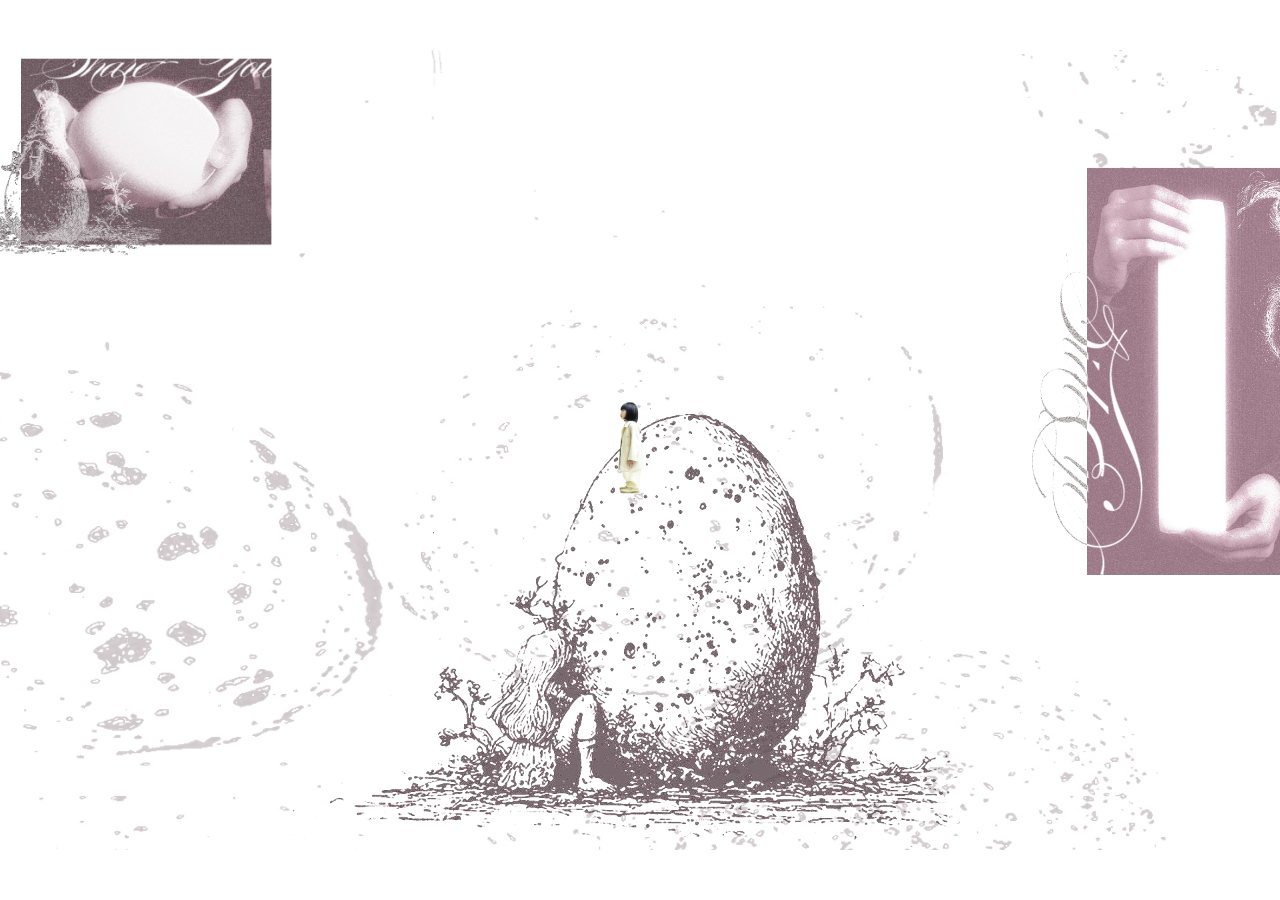
<file: index.html>
<!DOCTYPE html>
<html lang="ko">
<head>
<meta charset="UTF-8">
<meta name="viewport" content="width=1920">
<title>우여곡절 아카이브</title>
<link rel="stylesheet" href="style.css">
</head>
<body>

<img id="cursor" src="images/custom_cursor.png" alt="">
<div id="trail-layer"></div>
<div id="quote-bubble">
  <div class="quote-text" id="quote-text"></div>
  <div class="quote-attr" id="quote-attr"></div>
</div>

<div class="scale-wrapper" id="scale-wrapper">

  <section class="page active landing-page">

    <!-- 배경 알 자국 -->
    <img src="images/egg_background.png" class="egg-bg" alt="">

    <!-- 중앙 거대 알 (C 페이지로) -->
    <a href="part_c.html" class="landing-main" data-hover="계속 곁눈질하기">
      <img src="images/landing_main_egg.png" alt="">
    </a>

    <!-- 왼쪽 위 - A 페이지 (Share Yours) -->
    <a href="part_a.html" class="landing-a" data-hover="우여곡절 공유하기">
      <img src="images/landing_to_part_a.png" alt="">
    </a>

    <!-- 오른쪽 - B 페이지 -->
    <a href="part_b.html" class="landing-b" data-hover="우여곡절 아카이브">
      <img src="images/landing_to_part_b.png" alt="">
    </a>

  </section>

</div>

<script src="landing.js"></script>
</body>
</html>
</file>
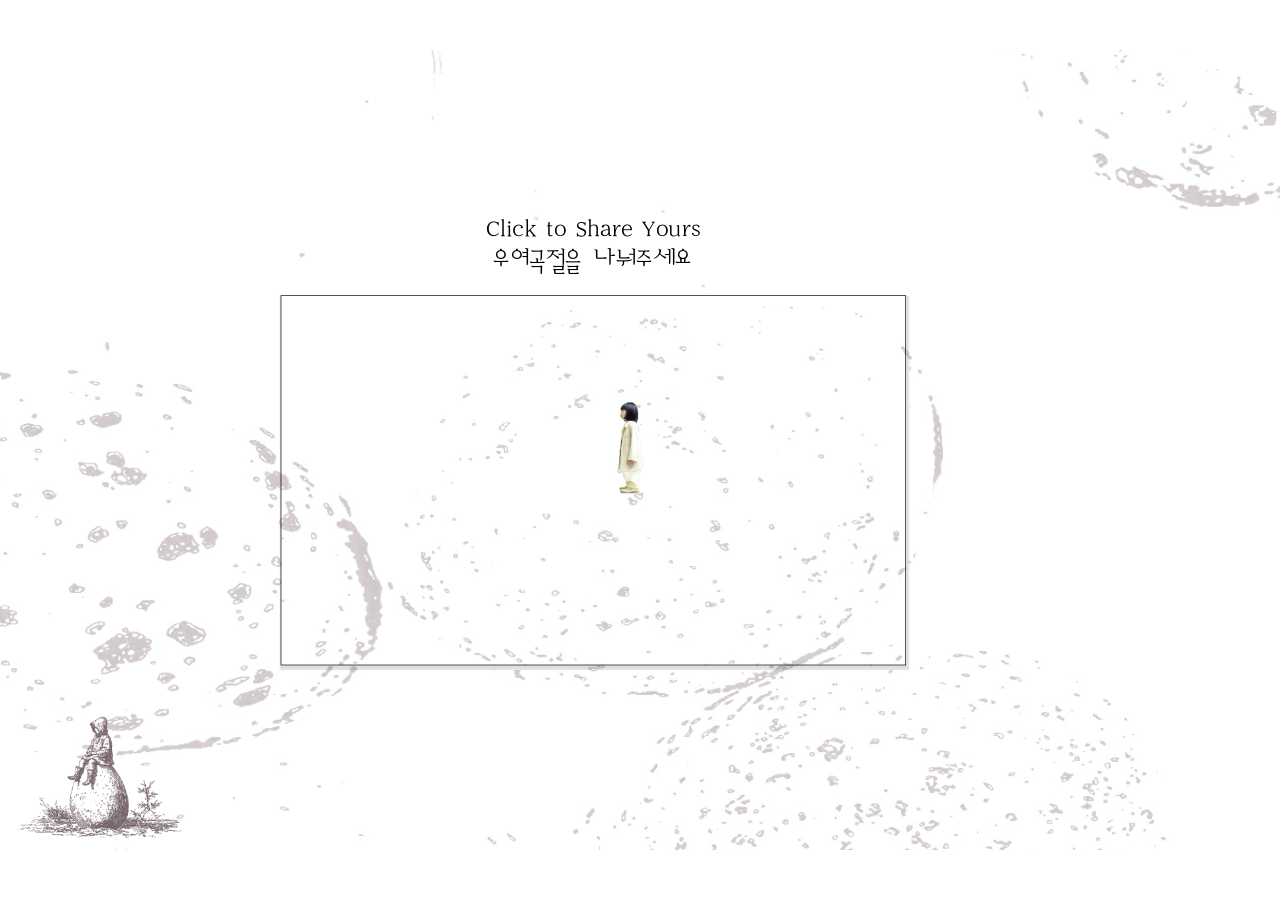
<file: part_a.html>
<!DOCTYPE html>
<html lang="ko">
<head>
<meta charset="UTF-8">
<meta name="viewport" content="width=1920">
<title>Share Yours — 우여곡절 아카이브</title>
<link rel="stylesheet" href="style.css">
<style>
  /* ── Part A 전용 ── */
  .part-a-page {
    position: absolute;
    inset: 0;
    width: 1920px;
    height: 1200px;
    background: #FFFFFF;
    overflow: hidden;
  }

  /* 텍스트 + 비디오 묶음 → 클릭하면 폼으로 */
  .part-a-link {
    position: absolute;
    top: 224px;
    left: 421px;
    display: flex;
    flex-direction: column;
    align-items: center;
    gap: 0;
    cursor: none;
    z-index: 5;
    text-decoration: none;
    color: inherit;
  }

  .part-a-text {
    width: 468px;
    height: 144px;
    display: flex;
    align-items: center;
    justify-content: center;
    font-family: 'OnulGongHanChe', serif;
    font-weight: 700;
    font-size: 40px;
    line-height: 40px;
    color: #000;
    text-align: center;
    white-space: pre-line;
    transition: opacity 0.3s ease;
  }

  .part-a-link:hover .part-a-text {
    opacity: 0.6;
  }

  .part-a-video-wrap {
    width: 938px;
    height: 555px;
    border: 1px solid #000;
    box-shadow: 2px 4px 2px 3px rgba(0,0,0,0.12);
    overflow: hidden;
    position: relative;
    transition: filter 0.4s ease, transform 0.4s ease;
  }

  .part-a-link:hover .part-a-video-wrap {
    filter: brightness(1.08);
    transform: scale(1.01);
  }

  .part-a-link:active .part-a-video-wrap {
    filter: brightness(1.2);
    transform: scale(0.99);
  }

  .part-a-video-wrap video {
    width: 100%;
    height: 100%;
    object-fit: cover;
    display: block;
  }

  /* 왼쪽 위 랜딩 복귀 알 */
  .part-a-home {
    position: absolute;
    top: 977px;
    left: -17px;
    width: 334px;
    height: 223px;
    z-index: 10;
    display: block;
    cursor: none;
  }
  .part-a-home img {
    width: 100%;
    height: 100%;
    object-fit: contain;
    transition: transform 0.3s ease;
  }
  .part-a-home:hover img {
    transform: scale(1.05);
  }
  .part-a-home[data-tooltip]:hover::after {
    content: attr(data-tooltip);
    position: absolute;
    top: -32px;
    left: 50%;
    transform: translateX(-50%);
    font-family: 'OnulGongHanChe', serif;
    font-weight: 500;
    font-size: 16px;
    color: #000;
    white-space: nowrap;
    pointer-events: none;
  }
</style>
</head>
<body>

<img id="cursor" src="images/custom_cursor.png" alt="">
<div id="trail-layer"></div>
<div id="quote-bubble">
  <div class="quote-text" id="quote-text"></div>
  <div class="quote-attr" id="quote-attr"></div>
</div>

<div class="scale-wrapper" id="scale-wrapper">
  <section class="part-a-page page active">

    <img src="images/egg_background.png" class="egg-bg" alt="">

    <!-- 텍스트 + 비디오 → 클릭 시 구글폼 -->
    <a class="part-a-link"
       href="https://docs.google.com/forms/d/e/1FAIpQLScA-qIFWLHdFGLe7fFXMkgN8Hr9mgmj3AfTWS3hZb3OIDwk4A/viewform?usp=header"
       target="_blank">

      <div class="part-a-text">Click to Share Yours&#10;우여곡절을 나눠주세요</div>

      <div class="part-a-video-wrap">
        <video autoplay loop muted playsinline>
          <source src="images/short_animation.mp4" type="video/mp4">
          <source src="images/short_animation.mov" type="video/quicktime">
        </video>
      </div>

    </a>

    <!-- 랜딩 복귀 알 -->
    <a href="index.html" class="part-a-home" data-tooltip="Back to Home">
      <img src="images/landingpage_button.png" alt="">
    </a>

  </section>
</div>

<script src="landing.js"></script>
</body>
</html>
</file>
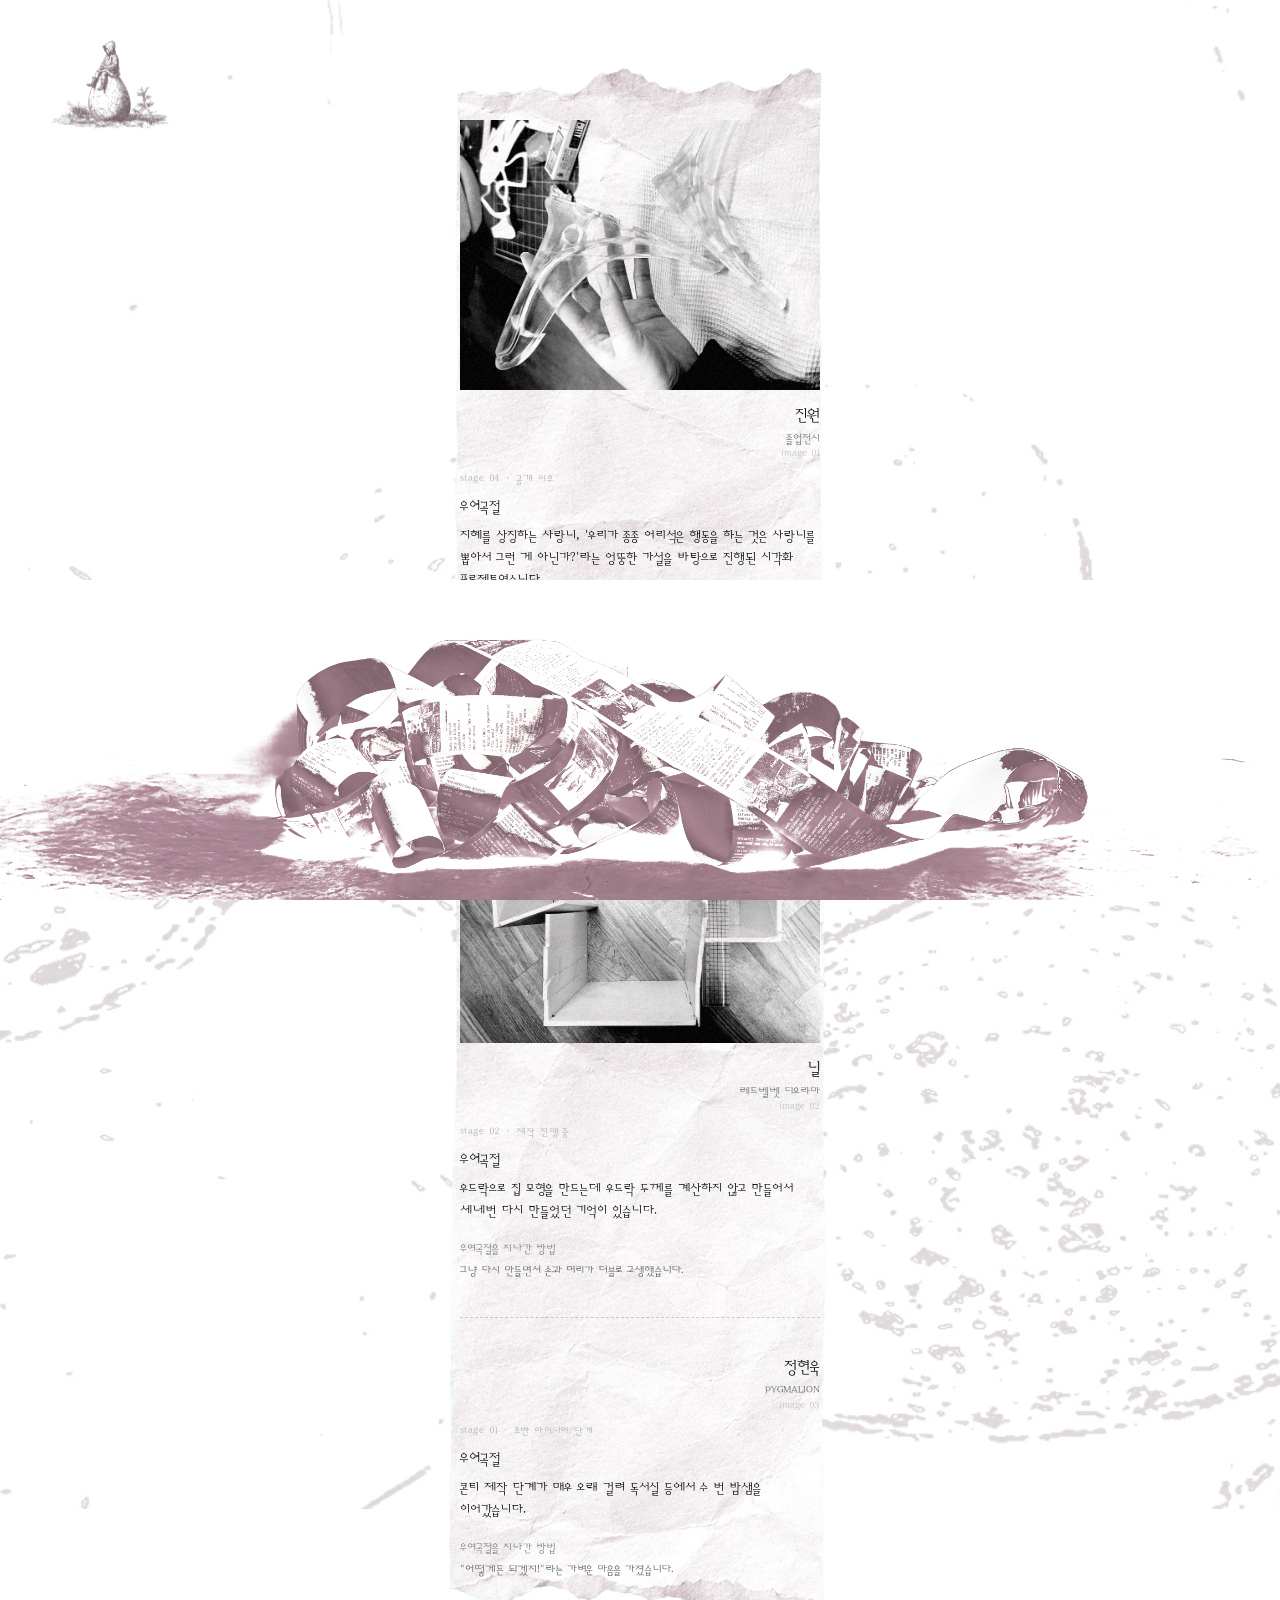
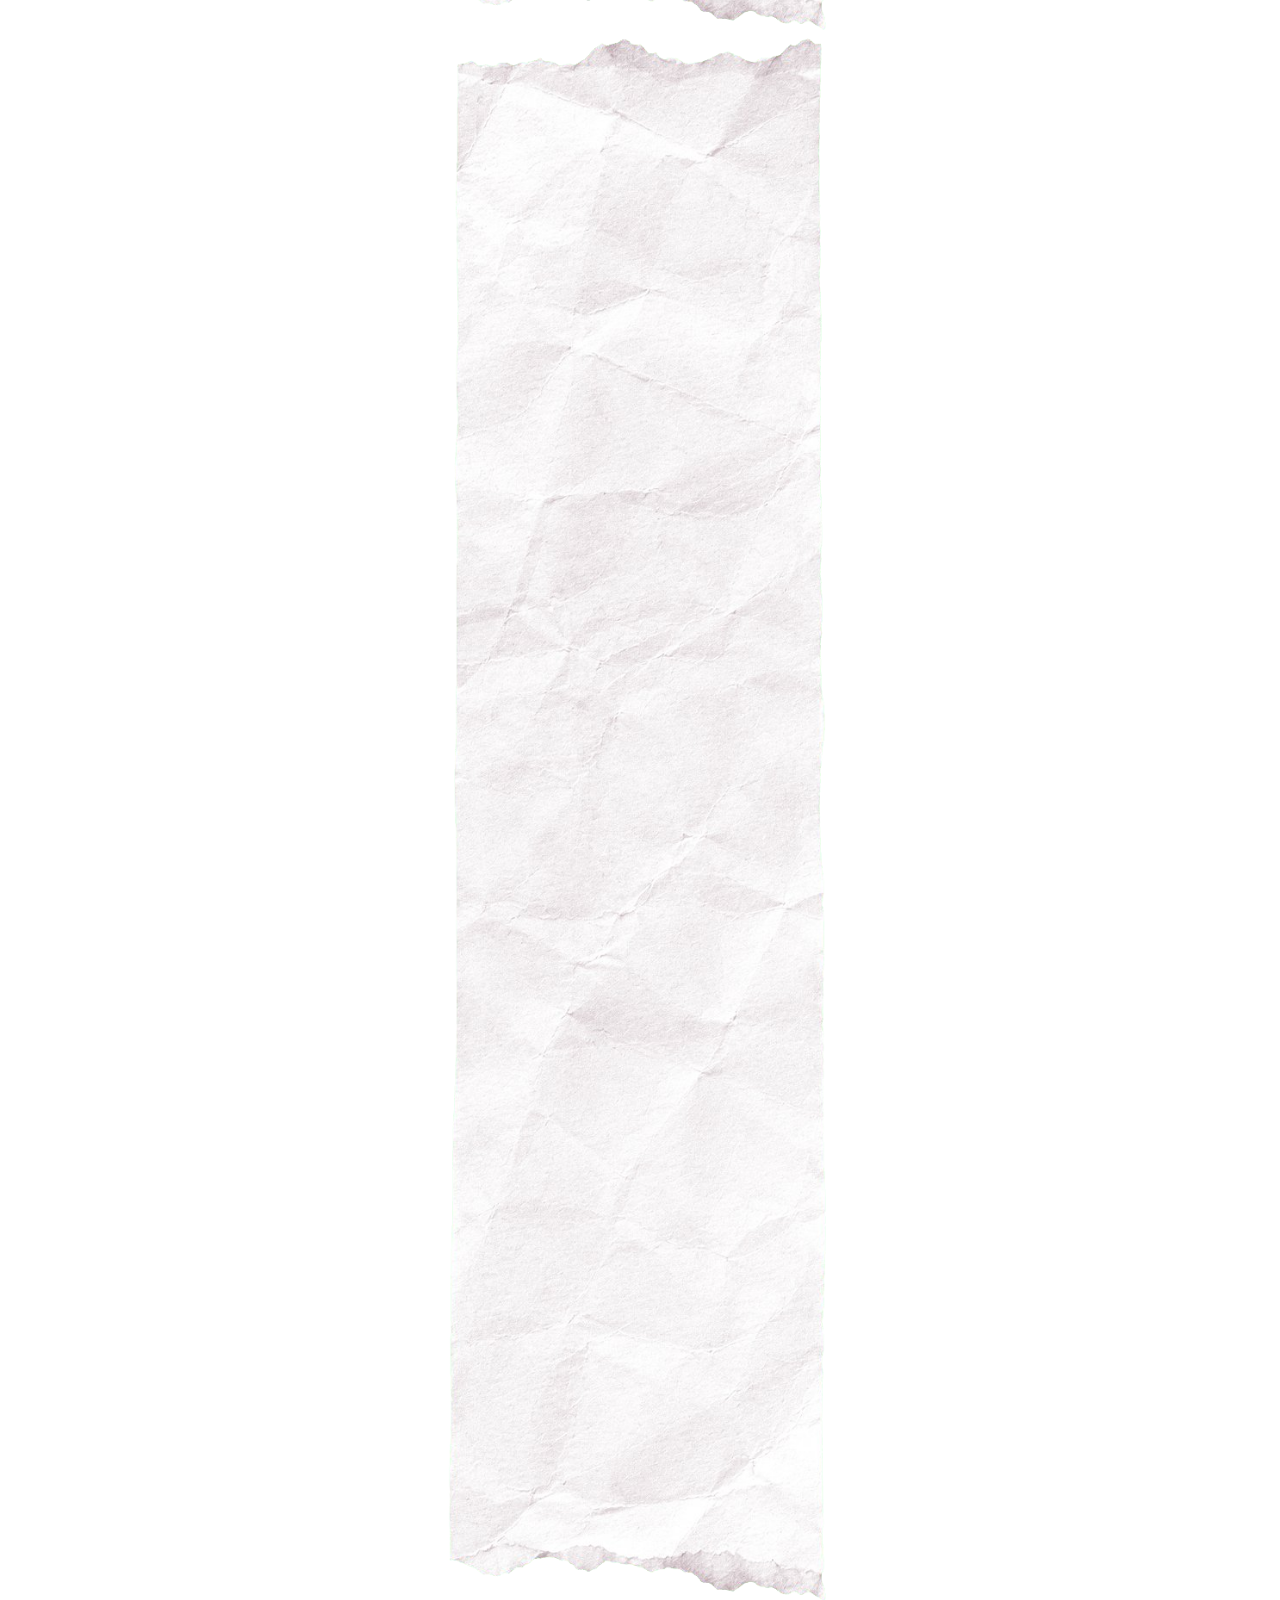
<file: part_b.html>
<!DOCTYPE html>
<html lang="ko">
<head>
<meta charset="UTF-8">
<meta name="viewport" content="width=device-width, initial-scale=1.0">
<title>우여곡절 아카이브 — Part B</title>
<link rel="stylesheet" href="style.css">
<style>
html, body { margin:0; padding:0; background:#fff; }
* { cursor:none !important; box-sizing:border-box; }

body.part-b-body {
  width: 100%;
  min-height: 100vh;
  overflow-x: hidden;
  overflow-y: auto;
  background: #FFFFFF;
  display: block;
  padding-bottom: 340px;
}

.part-b-bg-fixed {
  position: fixed; top: -100px; left: 50%;
  transform: translateX(-50%);
  width: 2574px; height: auto;
  pointer-events: none; z-index: 0; opacity: 0.22;
}

.part-b-home {
  position: fixed; top: 30px; left: 30px;
  width: 160px; height: 107px; z-index: 100; display: block;
}
.part-b-home img { width:100%; height:100%; object-fit:contain; transition:transform 0.3s; }
.part-b-home:hover img { transform:scale(1.05); }

#b-loading {
  position: fixed; inset: 0;
  display: flex; align-items: center; justify-content: center;
  font-family: 'OnulGongHanChe', serif; font-size: 18px; color: #aaa;
  z-index: 200; background: #fff; transition: opacity 0.5s;
}

/* ══════════════════════════════════════
   영수증: 텍스처를 세로로 반복 = 하나의 긴 종이
   콘텐츠는 종이 안정 영역(중앙 ~50% 폭) 안에만
══════════════════════════════════════ */
.receipt-col {
  position: relative;
  /* 텍스처 가운데 종이 폭(423px) 보다 살짝 크게 표시 */
  width: 720px;
  margin: 40px auto 0;
  z-index: 5;
}

/* 텍스처 레이어 — 여러 장 이어붙임 */
.receipt-textures {
  position: absolute;
  inset: 0;
  z-index: 1;
  display: flex;
  flex-direction: column;
}
.receipt-textures img {
  width: 100%;
  height: auto;
  display: block;
  mix-blend-mode: multiply;
  /* 이어붙일 때 첫 장 제외하고 위쪽 찢어진 부분 잘라냄 */
  margin-top: -50px;
}
.receipt-textures img:first-child { margin-top: 0; }

/* 콘텐츠 — 텍스처 위에 */
.receipt-content {
  position: relative;
  z-index: 2;
  /* 좌우: 종이 안정 영역 안쪽 (텍스처 가운데 50%만 종이) */
  /* 720px 폭 기준 좌우 비율 24% → 약 175px씩 */
  padding: 80px 180px 80px;
}

/* 카드 */
.receipt-entry {
  position: relative;
  padding-bottom: 36px;
  margin-bottom: 36px;
  border-bottom: 1.5px dashed rgba(0,0,0,0.18);
}
.receipt-entry:last-child {
  border-bottom: none;
  padding-bottom: 0;
}

/* 인터뷰 이미지 */
.receipt-img {
  width: 100%; height: auto; display: block;
  margin-bottom: 12px;
}
.receipt-img-placeholder {
  width: 100%; height: 160px;
  background: rgba(0,0,0,0.04);
  display: flex; align-items: center; justify-content: center;
  font-family: 'OnulGongHanChe', serif;
  font-size: 11px; color: rgba(0,0,0,0.2);
  margin-bottom: 12px;
}

.receipt-meta { text-align: right; margin-bottom: 12px; }
.receipt-name {
  font-family: 'OnulGongHanChe', serif;
  font-weight: 700; font-size: 17px; line-height: 28px; color: #000;
}
.receipt-work {
  font-family: 'OnulGongHanChe', serif;
  font-weight: 500; font-size: 12px; line-height: 18px; color: #666;
}
.receipt-image-label {
  font-family: 'OnulGongHanChe', serif;
  font-weight: 500; font-size: 11px; color: #bbb;
}

.receipt-stage-tag {
  font-family: 'OnulGongHanChe', serif;
  font-weight: 500; font-size: 11px; color: #aaa;
  margin-bottom: 8px; letter-spacing: 0.04em;
}

.receipt-section-label {
  font-family: 'OnulGongHanChe', serif;
  font-weight: 700; font-size: 15px; line-height: 28px;
  color: #000; margin-bottom: 4px;
}

.receipt-text {
  font-family: 'OnulGongHanChe', serif;
  font-weight: 500; font-size: 14px; line-height: 22px;
  color: #000; word-break: keep-all; overflow-wrap: break-word;
}

.receipt-solution-wrap { margin-top: 14px; }
.receipt-solution-label {
  font-family: 'OnulGongHanChe', serif;
  font-weight: 700; font-size: 12px; line-height: 24px; color: #777;
}
.receipt-solution-text {
  font-family: 'OnulGongHanChe', serif;
  font-weight: 500; font-size: 12px; line-height: 20px;
  color: #555; word-break: keep-all; overflow-wrap: break-word;
}

/* PILE */
.pile-fixed {
  position: fixed; bottom: 0; left: 0;
  width: 100vw; z-index: 10; pointer-events: none;
}
.pile-fixed img {
  width: 100%; height: auto; display: block;
  mix-blend-mode: multiply;
  max-height: 320px; object-fit: cover; object-position: bottom;
}

/* 커서 */
#cursor {
  position: fixed; width: 52px; height: auto;
  pointer-events: none; z-index: 9999;
  transform: translate(-50%, -88%);
  user-select: none; opacity: 0; transition: opacity 0.15s;
}
#trail-layer { position: fixed; inset: 0; pointer-events: none; z-index: 80; overflow: hidden; }
.trail-img { position: fixed; pointer-events: none; opacity: 0; transition: opacity 0.15s ease; }
#quote-bubble {
  position: fixed; pointer-events: none; z-index: 90;
  opacity: 0; transition: opacity 0.4s ease; max-width: 340px;
}
.quote-text { font-family: 'OnulGongHanChe', serif; font-weight: 500; font-size: 18px; line-height: 1.7; color: #000; word-break: keep-all; }
.quote-attr { font-family: 'OnulGongHanChe', serif; font-weight: 300; font-size: 13px; color: #666; margin-top: 8px; }
</style>
</head>
<body class="part-b-body">

<div id="b-loading">불러오는 중…</div>

<img id="cursor" src="images/custom_cursor.png" alt="">
<div id="trail-layer"></div>
<div id="quote-bubble">
  <div class="quote-text" id="quote-text"></div>
  <div class="quote-attr" id="quote-attr"></div>
</div>

<img src="images/egg_background.png" class="part-b-bg-fixed" alt="">
<a href="index.html" class="part-b-home">
  <img src="images/landingpage_button.png" alt="">
</a>

<div class="receipt-col" id="receipt-col">
  <!-- 텍스처 레이어 (JS가 콘텐츠 높이에 맞춰 갯수 채움) -->
  <div class="receipt-textures" id="receipt-textures"></div>
  <!-- 콘텐츠 레이어 -->
  <div class="receipt-content" id="receipt-content"></div>
</div>

<!-- 영수증 하단 pile 경계 마스크 -->
<div class="receipt-pile-mask"></div>

<div class="pile-fixed">
  <img src="images/pile.png" alt="">
</div>

<script src="sheet.js"></script>

<script>
function renderReceipt(data) {
  const content = document.getElementById('receipt-content');
  const textures = document.getElementById('receipt-textures');

  if (!data || !data.length) {
    content.innerHTML = '<div style="padding:40px;color:#aaa;font-family:OnulGongHanChe,serif">데이터를 불러올 수 없습니다.</div>';
    return;
  }

  // 콘텐츠 렌더
  let html = '';
  data.forEach((d, i) => {
    const num = String(i+1).padStart(2,'0');
    // 로컬 이미지 매핑
    const LOCAL_IMGS = {
      '진원':             'images/interview_jinwon.png',
      '닐':               'images/interview_nil.png',
      '토토':             'images/interview_toto.png',
      '소녀시대언니들도와줘': 'images/interview_sideeye_1.png',
      '조훈규':           'images/interview_hh.png',
    };
    const imgSrc = d.imageUrl || LOCAL_IMGS[d.name] || null;
    // 이미지 있을 때만 표시, 없으면 생략
    const imgBlock = imgSrc
      ? `<img src="${imgSrc}" class="receipt-img" alt="${d.name}">`
      : '';
    const sol = d.solution
      ? `<div class="receipt-solution-wrap">
          <div class="receipt-solution-label">우여곡절을 지나간 방법</div>
          <div class="receipt-solution-text">${d.solution}</div>
         </div>` : '';
    const stageLabel = STAGE_NAMES[d.stage] || d.stageWhen || '';
    html += `
      <div class="receipt-entry">
        ${imgBlock}
        <div class="receipt-meta">
          <div class="receipt-name">${d.name}</div>
          <div class="receipt-work">${d.work}</div>
          <div class="receipt-image-label">image ${num}</div>
        </div>
        <div class="receipt-stage-tag">stage ${d.stage} · ${stageLabel}</div>
        <div class="receipt-section-label">우여곡절</div>
        <div class="receipt-text">${d.story.replace(/\n/g,'<br>')}</div>
        ${sol}
      </div>`;
  });
  content.innerHTML = html;

  // 텍스처 갯수: 콘텐츠 높이에 따라 채움
  requestAnimationFrame(() => {
    const contentHeight = content.offsetHeight;
    // 텍스처 한 장이 폭 720일 때 높이 = 720 * (1882/836) ≈ 1620px
    const textureH = 720 * (1882/836);
    // 첫 장 이후로는 -50px overlap이라 실효 높이 1570px
    const effectiveH = textureH - 50;
    const count = Math.max(1, Math.ceil((contentHeight - textureH) / effectiveH) + 1);

    let texHtml = '';
    for (let i = 0; i < count; i++) {
      texHtml += '<img src="images/paper_texture.png" alt="">';
    }
    textures.innerHTML = texHtml;
  });
}

(async () => {
  const loading = document.getElementById('b-loading');
  try {
    const data = await fetchSheetData();
    renderReceipt(data);
  } catch(e) {
    console.error('시트 로드 실패:', e);
    renderReceipt([
      { name:"진원", work:"졸업전시", stage:"04", stageWhen:"공개 이후",
        story:"지혜를 상징하는 사랑니, '우리가 종종 어리석은 행동을 하는 것은 사랑니를 뽑아서 그런 게 아닌가?'라는 엉뚱한 가설을 바탕으로 진행된 시각화 프로젝트였습니다.",
        solution:"" },
      { name:"닐", work:"레드벨벳 디오라마", stage:"02", stageWhen:"제작 진행 중",
        story:"우드락으로 집 모형을 만드는데 우드락 두께를 계산하지 않고 만들어서 세네번 다시 만들었던 기억이 있습니다.",
        solution:"그냥 다시 만들면서 손과 머리가 더블로 고생했습니다." },
      { name:"정현욱", work:"PYGMALION", stage:"01", stageWhen:"초반 아이디어 단계",
        story:"콘티 제작 단계가 매우 오래 걸려 독서실 등에서 수 번 밤샘을 이어갔습니다.",
        solution:"\"어떻게든 되겠지!\"라는 가벼운 마음을 가졌습니다." },
    ]);
  } finally {
    loading.style.opacity = '0';
    setTimeout(() => loading.remove(), 500);
  }
  // solution 텍스트로 드래그 quote 업데이트
  if (data && data.length) {
    const sentences = [];
    data.forEach(d => {
      if (!d.solution) return;
      if (d.solution.length < 60) sentences.push({ text: d.solution.trim(), attr: d.name });
      // 긴 건 앞 60자
      else sentences.push({ text: d.solution.slice(0, 55).trim() + '…', attr: d.name });
    });
    if (sentences.length > 2) {
      QUOTES.length = 0;
      sentences.forEach(s => QUOTES.push(s));
    }
  }
})();
</script>

<script>
const cursor = document.getElementById('cursor');
document.addEventListener('mousemove', e => {
  cursor.style.left = e.clientX+'px'; cursor.style.top = e.clientY+'px';
  cursor.style.opacity = '1';
});
document.addEventListener('mouseleave', ()=>cursor.style.opacity='0');
document.addEventListener('mouseenter', ()=>cursor.style.opacity='1');

const QUOTES=[{text:"어떻게든 되겠지!",attr:"정현욱"},{text:"즐기기도 하지만 이런 과정을 통해 작업세계가 단단해진다",attr:"비둘기"},{text:"죽어라 하는 수 밖에. 그래야 될 대로 된다",attr:"켠누님"},{text:"울면서 정신없이 밤을 새 책을 만들었다",attr:"토토"},{text:"녹음하면서 사과만 다섯개 먹었어요",attr:"고래"},{text:"끊질기게 인터넷을 뒤지고, 여러 실험을 하고, 다시 만들고",attr:"비둘기"},{text:"아 포기할까..그래도 시작한 거 끝까지 해야지",attr:"진원"}];
const PERSONAS=['images/egg_persona_01.png','images/egg_persona_02.png','images/egg_persona_03.png','images/egg_persona_04.png','images/egg_persona_05.png','images/egg_persona_06.png','images/egg_persona_07.png'];
const trailLayer=document.getElementById('trail-layer');
const quoteBubble=document.getElementById('quote-bubble');
const quoteText=document.getElementById('quote-text');
const quoteAttr=document.getElementById('quote-attr');
let isDown=false,didDrag=false,downX=0,downY=0,lastTX=0,lastTY=0,quoteTimer=null;
document.querySelectorAll('a').forEach(a=>a.addEventListener('click',e=>{if(didDrag)e.preventDefault();}));
document.addEventListener('mousedown',e=>{isDown=true;didDrag=false;downX=e.clientX;downY=e.clientY;lastTX=e.clientX;lastTY=e.clientY;});
document.addEventListener('mouseup',e=>{
  if(!isDown)return;isDown=false;if(!didDrag)return;
  const q=QUOTES[Math.floor(Math.random()*QUOTES.length)];
  quoteText.textContent='\u201c'+q.text+'\u201d';quoteAttr.textContent='— '+q.attr;
  let qx=e.clientX+28,qy=e.clientY-30;
  if(qx+340>window.innerWidth)qx=e.clientX-360;if(qy<30)qy=e.clientY+40;
  quoteBubble.style.left=qx+'px';quoteBubble.style.top=qy+'px';quoteBubble.style.opacity='1';
  if(quoteTimer)clearTimeout(quoteTimer);
  quoteTimer=setTimeout(()=>quoteBubble.style.opacity='0',4500);
});
document.addEventListener('mousemove',e=>{
  if(!isDown)return;
  if(!didDrag&&Math.hypot(e.clientX-downX,e.clientY-downY)>30)didDrag=true;
  if(!didDrag)return;
  if(Math.hypot(e.clientX-lastTX,e.clientY-lastTY)<55)return;
  lastTX=e.clientX;lastTY=e.clientY;
  const img=document.createElement('img');
  img.src=PERSONAS[Math.floor(Math.random()*PERSONAS.length)];
  img.className='trail-img';
  const sz=60+Math.random()*40,rot=(Math.random()-0.5)*18,flip=Math.random()>0.5?-1:1;
  img.style.cssText=`left:${e.clientX}px;top:${e.clientY}px;height:${sz}px;width:auto;transform:translate(-50%,-55%) rotate(${rot}deg) scaleX(${flip});`;
  trailLayer.appendChild(img);
  requestAnimationFrame(()=>{
    img.style.opacity='0.9';
    setTimeout(()=>{img.style.transition='opacity 2.5s ease';img.style.opacity='0';setTimeout(()=>img.remove(),2600);},800);
  });
});
</script>
</body>
</html>
</file>
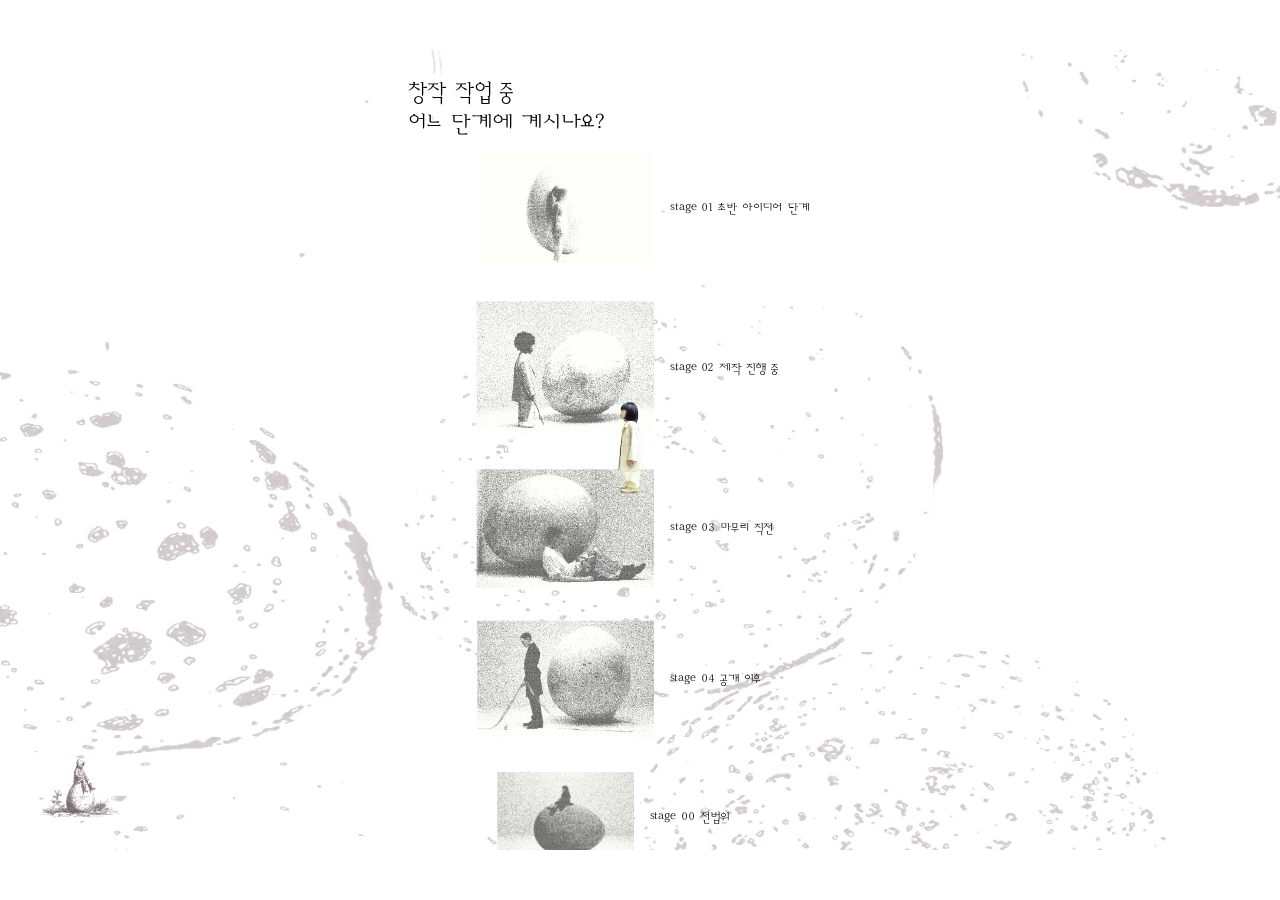
<file: part_c.html>
<!DOCTYPE html>
<html lang="ko">
<head>
<meta charset="UTF-8">
<meta name="viewport" content="width=1920">
<title>곁눈질 — 우여곡절 아카이브</title>
<link rel="stylesheet" href="style.css">
</head>
<body>

<img id="cursor" src="images/custom_cursor.png" alt="">
<div id="trail-layer"></div>
<div id="quote-bubble">
  <div class="quote-text" id="quote-text"></div>
  <div class="quote-attr" id="quote-attr"></div>
</div>


<div class="scale-wrapper" id="scale-wrapper">

  <!-- ═════════════════════════════════════════ -->
  <!-- C - 시점 선택                                -->
  <!-- ═════════════════════════════════════════ -->
  <section id="stage-select" class="page active">

    <img src="images/egg_background.png" class="egg-bg" alt="">

    <!-- 홈 버튼 — 왼쪽 세로 중앙 고정 -->
    <a href="index.html" class="landing-side landing-left" data-tooltip="Back to Home">
      <img src="images/landingpage_button.png" alt="">
    </a>

    <div class="question">창작 작업 중<br>어느 단계에 계시나요?</div>

    <div class="stages">
      <div class="stage-item" data-stage="01">
        <img src="images/stage_01.png" class="stage-img stage-01-size" alt="">
        <div class="stage-label">stage 01 초반 아이디어 단계</div>
      </div>
      <div class="stage-item" data-stage="02">
        <img src="images/stage_02.png" class="stage-img stage-02-size" alt="">
        <div class="stage-label">stage 02 제작 진행 중</div>
      </div>
      <div class="stage-item" data-stage="03">
        <img src="images/stage_03.png" class="stage-img stage-03-size" alt="">
        <div class="stage-label">stage 03 마무리 직전</div>
      </div>
      <div class="stage-item" data-stage="04">
        <img src="images/stage_04.png" class="stage-img stage-04-size" alt="">
        <div class="stage-label">stage 04 공개 이후</div>
      </div>
      <div class="stage-item" data-stage="00">
        <img src="images/stage_05.png" class="stage-img stage-05-size" alt="">
        <div class="stage-label">stage 00 전범위</div>
      </div>
    </div>

  </section>


  <!-- ═════════════════════════════════════════ -->
  <!-- C - 사례 화면                                -->
  <!-- ═════════════════════════════════════════ -->
  <section id="case-view" class="page">

    <img src="images/egg_background.png" class="egg-bg" alt="">

    <!-- 왼쪽 위 sideeye — 클릭 시 시점 선택 복귀 -->
    <a href="#" class="sideeye-link" id="back-to-stages" data-tooltip="시점 다시 고르기">
      <img src="images/sideeye.png" class="sideeye" alt="">
    </a>

    <div class="case-header">우여곡절 탈출 방법 곁눈질</div>

    <!-- 왼쪽 단계 인덱스: 현재 시점 빼고 나머지 4개 -->
    <div class="stage-nav" id="stage-nav"></div>

    <!-- 왼쪽 텍스트박스 (해결 — 짧음) -->
    <div class="case-box case-box-left">
      <div class="case-box-content" id="case-solution"></div>
    </div>

    <!-- 가운데 -->
    <div class="case-center">
      <div class="case-subtitle" id="case-name">가명 / 이름</div>
      <img id="case-stage-img" src="images/stage_01.png" class="case-main-img" alt="" data-tooltip="계속 곁눈질하기">
      <div class="case-stage-label">
        <span id="case-stage-num">stage 01</span>
        <span id="case-stage-name">초반 아이디어 단계</span>
      </div>
    </div>

    <!-- 오른쪽 텍스트박스 (우여곡절 — 김) -->
    <div class="case-box case-box-right">
      <div class="case-box-content" id="case-story"></div>
    </div>

    <!-- 오른쪽 아래 홈 알 -->
    <a href="index.html" class="home-egg" data-tooltip="Back to Home">
      <img src="images/landingpage_button.png" alt="">
    </a>

  </section>

</div>


<script src="sheet.js"></script>
<script src="script.js"></script>
</body>
</html>
</file>
<file: style.css>
/* ─────────────────────────────────────────
   FONT
   ───────────────────────────────────────── */
@font-face {
  font-family: 'OnulGongHanChe';
  src: url('fonts/OnulGongHanChe-Light.otf') format('opentype');
  font-weight: 300;
}
@font-face {
  font-family: 'OnulGongHanChe';
  src: url('fonts/OnulGongHanChe-Medium.otf') format('opentype');
  font-weight: 500;
}
@font-face {
  font-family: 'OnulGongHanChe';
  src: url('fonts/OnulGongHanChe-Medium.otf') format('opentype');
  font-weight: 700;
}

/* ─────────────────────────────────────────
   RESET
   ───────────────────────────────────────── */
* { margin: 0; padding: 0; box-sizing: border-box; }

html, body {
  width: 100%;
  height: 100%;
  background: #FFFFFF;
}

body {
  font-family: 'OnulGongHanChe', serif;
  cursor: none;
  user-select: none;
  overflow: hidden;
  display: flex;
  justify-content: center;
  align-items: center;
}

a { text-decoration: none; color: inherit; }

/* ─────────────────────────────────────────
   자동 축소 wrapper
   ───────────────────────────────────────── */
.scale-wrapper {
  position: relative;
  width: 1920px;
  height: 1200px;
  transform-origin: center center;
  flex-shrink: 0;
}

/* ─────────────────────────────────────────
   PAGE
   ───────────────────────────────────────── */
.page {
  position: absolute;
  inset: 0;
  width: 1920px;
  height: 1200px;
  background: #FFFFFF;
  overflow: hidden;
  display: none;
}
.page.active { display: block; }

/* 배경 알 자국 — 30% 투명 */
.egg-bg {
  position: absolute;
  top: -100px;
  left: 50%;
  transform: translateX(-50%);
  width: 2574px;
  height: auto;
  pointer-events: none;
  z-index: 1;
  opacity: 0.3;
}

/* ─────────────────────────────────────────
   양옆 큰 페르소나 (랜딩 페이지로 이동)
   왼쪽: X 약 -64 (화면 왼쪽 끝에 살짝 걸침)
   오른쪽: X 1586 (1920-334=1586)
   Y 485 둘 다
   ───────────────────────────────────────── */
.landing-side {
  position: absolute;
  width: 160px;
  height: 107px;
  z-index: 4;
  cursor: none;
  display: block;
}
.landing-side img {
  width: 100%;
  height: 100%;
  object-fit: contain;
  transition: transform 0.3s ease;
}
.landing-side:hover img {
  transform: scale(1.05);
}
.landing-left {
  position: fixed !important;
  bottom: 40px !important;
  left: 40px !important;
  top: auto !important;
  transform: none !important;
  width: 160px !important;
  height: 107px !important;
}
.landing-left img {
  transform: scaleX(-1);
}
.landing-left:hover img {
  transform: scaleX(-1) scale(1.05);
}
.landing-right {
  top: 485px;
  right: 0;
}

/* ─────────────────────────────────────────
   질문 텍스트
   ───────────────────────────────────────── */
.question {
  position: absolute;
  top: 40px;
  left: 612px;
  width: 400px;
  font-family: 'OnulGongHanChe', serif;
  font-weight: 700;
  font-size: 36px;
  line-height: 48px;
  color: #000;
  z-index: 5;
}

/* ─────────────────────────────────────────
   시점 5개
   ───────────────────────────────────────── */
.stages {
  position: absolute;
  top: 150px;
  left: 50%;
  transform: translateX(-50%);
  display: flex;
  flex-direction: column;
  align-items: center;
  gap: 50px;
  z-index: 5;
}

.stage-item {
  position: relative;
  display: flex;
  align-items: center;
  cursor: none;
  transition: transform 0.3s ease;
}
.stage-item:hover {
  transform: scale(1.03);
}

.stage-img {
  display: block;
  flex-shrink: 0;
}

.stage-01-size { width: 266px; height: 177px; }
.stage-02-size { width: 266px; height: 202px; }
.stage-03-size { width: 266px; height: 177px; }
.stage-04-size { width: 265px; height: 177px; }
.stage-05-size { width: 205px; height: 137px; }

.stage-label {
  font-family: 'OnulGongHanChe', serif;
  font-weight: 700;
  font-size: 20px;
  line-height: 20px;
  color: #000;
  white-space: nowrap;
  width: 200px;
  margin-left: 24px;
}

/* ─────────────────────────────────────────
   홈 알 (오른쪽 아래)
   ───────────────────────────────────────── */
.home-egg {
  position: fixed;
  bottom: 40px;
  left: 40px;
  width: 160px;
  height: 107px;
  z-index: 100;
  cursor: none;
  display: block;
}
.home-egg img {
  width: 100%;
  height: 100%;
  object-fit: contain;
  display: block;
  transition: transform 0.3s ease;
}
.home-egg:hover img {
  transform: scale(1.05);
}

/* tooltip */
[data-tooltip] {
  position: relative;
}
[data-tooltip]:hover::after {
  content: attr(data-tooltip);
  position: absolute;
  top: -32px;
  left: 50%;
  transform: translateX(-50%);
  font-family: 'OnulGongHanChe', serif;
  font-weight: 500;
  font-size: 16px;
  color: #000;
  white-space: nowrap;
  pointer-events: none;
  z-index: 100;
}

/* ─────────────────────────────────────────
   사례 화면
   ───────────────────────────────────────── */

/* sideeye: 피그마 X -64, Y -133, W 579 H 386 */
.sideeye-link {
  position: absolute;
  top: -133px;
  left: -64px;
  width: 579px;
  height: 386px;
  z-index: 6;
  cursor: none;
  display: block;
}
.sideeye {
  width: 100%;
  height: 100%;
  object-fit: contain;
  transition: transform 0.3s ease;
}
.sideeye-link:hover .sideeye {
  transform: scale(1.03);
}

/* 헤더 */
.case-header {
  position: absolute;
  top: 60px;
  left: 50%;
  transform: translateX(-50%);
  font-family: 'OnulGongHanChe', serif;
  font-weight: 700;
  font-size: 36px;
  line-height: 48px;
  color: #000;
  z-index: 5;
}

/* 왼쪽 단계 인덱스 (현재 시점 빼고 4개) */
.stage-nav {
  position: absolute;
  top: 320px;
  left: 80px;
  display: flex;
  flex-direction: column;
  gap: 24px;
  z-index: 5;
}
.stage-nav-item {
  display: flex;
  align-items: center;
  cursor: none;
  transition: transform 0.3s ease;
}
.stage-nav-item:hover {
  transform: scale(1.03);
}
.stage-nav-item img {
  width: 110px;
  height: auto;
  display: block;
  flex-shrink: 0;
}
.stage-nav-item .stage-nav-label {
  font-family: 'OnulGongHanChe', serif;
  font-weight: 500;
  font-size: 13px;
  color: #000;
  margin-left: 10px;
  white-space: nowrap;
}

/* 가운데 — 이미지가 텍스트 위에 있어야 함 (z-index 높게) */
.case-center {
  position: absolute;
  top: 430px;
  left: 50%;
  transform: translateX(-50%);
  display: flex;
  flex-direction: column;
  align-items: center;
  gap: 12px;
  z-index: 8; /* 텍스트박스(5)보다 위 */
}
.case-subtitle {
  font-family: 'OnulGongHanChe', serif;
  font-weight: 500;
  font-size: 16px;
  line-height: 22px;
  color: #000;
  margin-bottom: 8px;
  text-align: center;
  width: 388px;
  word-break: keep-all;
  overflow-wrap: break-word;
  white-space: normal;
}
.case-main-img {
  width: 388px;
  height: 259px;
  cursor: none;
  background: #FFFFFF;
  transition: transform 0.3s ease;
}
.case-main-img:hover {
  transform: scale(1.03);
}
.case-main-img[data-tooltip]:hover::after {
  top: auto;
  bottom: -32px;
  font-size: 14px;
  font-weight: 500;
}
.case-stage-label {
  font-family: 'OnulGongHanChe', serif;
  font-weight: 500;
  font-size: 16px;
  line-height: 20px;
  color: #000;
  text-align: center;
  margin-top: 4px;
}
.case-stage-label span {
  margin-right: 8px;
}

/* 텍스트박스 공통 */
.case-box {
  position: absolute;
  width: 288px;
  font-family: 'OnulGongHanChe', serif;
  font-weight: 500;
  font-size: 16px;
  line-height: 20px;
  color: #000;
  z-index: 5;
  overflow: hidden;
}
.case-box-content {
  width: 100%;
  height: 100%;
  overflow-y: auto;
  overflow-x: hidden;
  padding-right: 8px;
  word-break: keep-all;
  hyphens: none;
  -webkit-hyphens: none;
}
.case-box-content::-webkit-scrollbar { width: 4px; }
.case-box-content::-webkit-scrollbar-thumb { background: rgba(0,0,0,0.15); }

/* 왼쪽 해결 — 짧음 (X 440, Y 440 근처에서 시작) */
.case-box-left {
  top: 470px;
  left: 440px;
  height: 116px;
}

/* 오른쪽 우여곡절 — 김 (X ~1192, Y ~440 근처) */
.case-box-right {
  top: 440px;
  right: 440px;
  height: 317px;
}

/* ─────────────────────────────────────────
   드래그 트레일
   ───────────────────────────────────────── */
#trail-layer {
  position: fixed;
  inset: 0;
  pointer-events: none;
  z-index: 80;
}
.trail-img {
  position: absolute;
  pointer-events: none;
  opacity: 0;
  transition: opacity 0.15s ease;
}

#quote-bubble {
  position: fixed;
  pointer-events: none;
  z-index: 90;
  opacity: 0;
  transition: opacity 0.4s ease;
  max-width: 340px;
}
.quote-text {
  font-family: 'OnulGongHanChe', serif;
  font-weight: 500;
  font-size: 20px;
  line-height: 1.7;
  color: #000;
  word-break: keep-all;
}
.quote-attr {
  font-family: 'OnulGongHanChe', serif;
  font-weight: 300;
  font-size: 14px;
  color: #555;
  margin-top: 8px;
  letter-spacing: 0.05em;
}

/* ─────────────────────────────────────────
   커스텀 커서 (시스템 커서 완전 숨김)
   ───────────────────────────────────────── */
* { cursor: none !important; }

#cursor {
  position: fixed;
  width: 50px;
  height: auto;
  pointer-events: none;
  z-index: 9999;
  transform: translate(-20%, -10%);
  user-select: none;
}

/* ─────────────────────────────────────────
   LANDING 페이지
   ───────────────────────────────────────── */
.landing-page {
  position: absolute;
  inset: 0;
  width: 1920px;
  height: 1200px;
  background: #FFFFFF;
}

/* 중앙 거대 알 (C 페이지로) — 약간 오른쪽 */
.landing-main {
  position: absolute;
  bottom: 0;
  left: 50px;
  width: 1509px;
  height: 720px;
  z-index: 5;
  display: block;
}
.landing-main img {
  width: 100%;
  height: 100%;
  object-fit: contain;
  transition: transform 0.5s ease, filter 0.5s ease;
}
.landing-main:hover img {
  transform: scale(1.02);
  filter: brightness(1.05);
}

/* 왼쪽 위 — A 페이지 (더 왼쪽, 약간 작게) */
.landing-a {
  position: absolute;
  top: 0px;
  left: -120px;
  width: 540px;
  height: 320px;
  z-index: 6;
  display: block;
}
.landing-a img {
  width: 100%;
  height: 100%;
  object-fit: contain;
  transition: transform 0.4s ease, filter 0.4s ease;
}
.landing-a:hover img {
  transform: scale(1.04);
  filter: brightness(1.25) saturate(1.1);
}
.landing-a:active img {
  filter: brightness(1.6) saturate(1.2);
  transform: scale(1.02);
}

/* 오른쪽 — B 페이지 (약간 작게) */
.landing-b {
  position: absolute;
  top: 150px;
  right: -80px;
  width: 460px;
  height: 645px;
  z-index: 6;
  display: block;
}
.landing-b img {
  width: 100%;
  height: 100%;
  object-fit: contain;
  transition: transform 0.4s ease, filter 0.4s ease;
}
.landing-b:hover img {
  transform: scale(1.04);
  filter: brightness(1.25) saturate(1.1);
}
.landing-b:active img {
  filter: brightness(1.6) saturate(1.2);
  transform: scale(1.02);
}

/* 호버 텍스트 — 그래픽 밖 빈 공간으로 */
.landing-a:hover::after {
  content: 'Share Yours';
  position: fixed;
  bottom: 60px;
  left: 60px;
  transform: none;
  font-family: 'OnulGongHanChe', serif;
  font-weight: 500;
  font-size: 26px;
  color: #2a1a18;
  white-space: nowrap;
  pointer-events: none;
  z-index: 9999;
  letter-spacing: 0.04em;
}

.landing-b:hover::after {
  content: '우여곡절 Archiving';
  position: absolute;
  top: 50%;
  left: -260px;        /* 상자 왼쪽 빈 공간 */
  transform: translateY(-50%);
  font-family: 'OnulGongHanChe', serif;
  font-weight: 500;
  font-size: 26px;
  color: #2a1a18;
  white-space: nowrap;
  pointer-events: none;
  z-index: 50;
  letter-spacing: 0.04em;
}

.landing-main:hover::after {
  content: '우여곡절 탈출 방법 겉눈질';
  position: absolute;
  top: -50px;          /* 알 위쪽 빈 공간 */
  left: 50%;
  transform: translateX(-50%);
  font-family: 'OnulGongHanChe', serif;
  font-weight: 500;
  font-size: 28px;
  color: #2a1a18;
  white-space: nowrap;
  pointer-events: none;
  z-index: 50;
  letter-spacing: 0.04em;
}

/* 호버 + 클릭 시 빛나는 효과 */
.landing-main:hover img {
  transform: scale(1.02);
  filter: brightness(1.08);
}
.landing-main:active img {
  filter: brightness(1.2);
}
</file>
